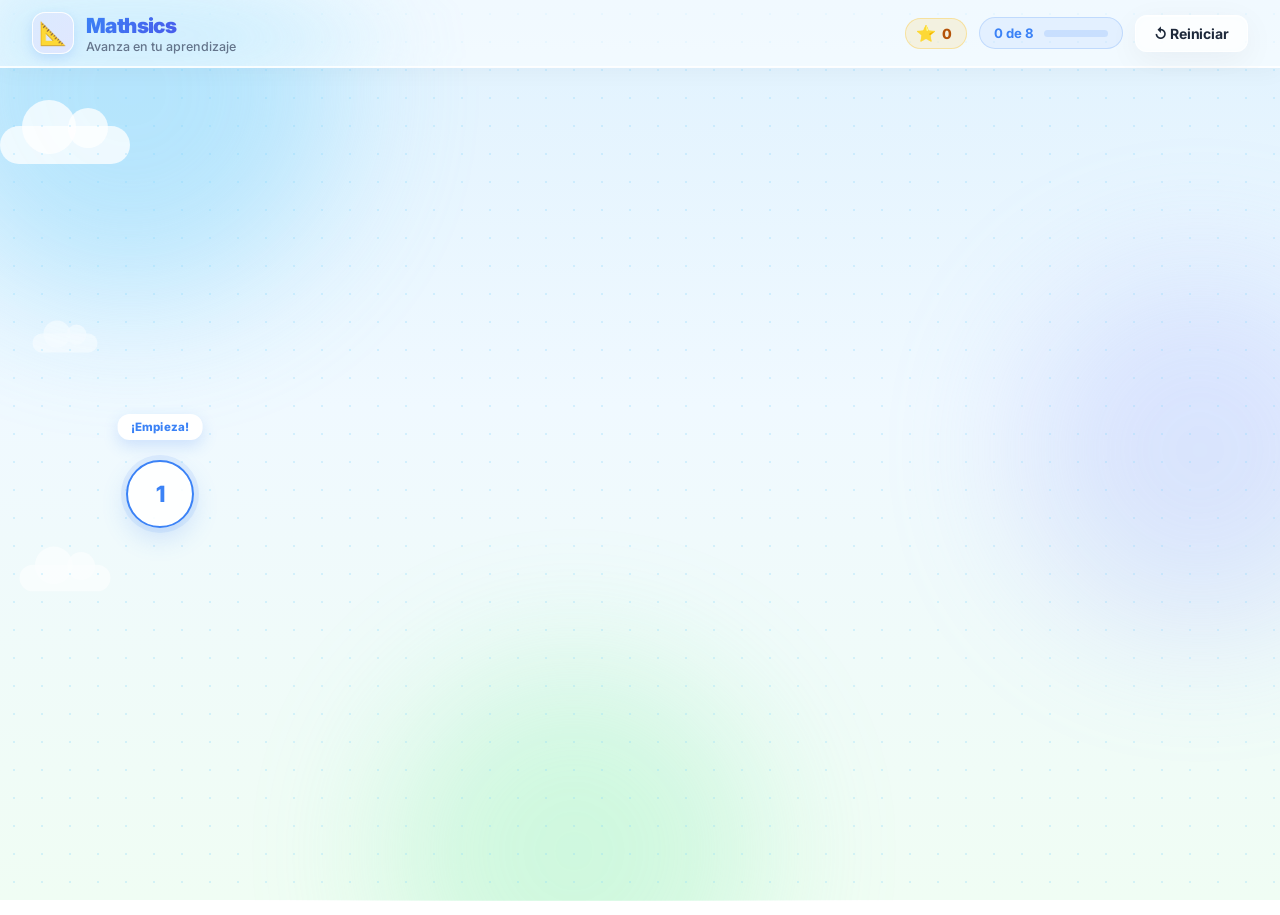
<file: index.html>
<!DOCTYPE html>
<html lang="es">
<head>
    <meta charset="UTF-8">
    <meta name="viewport" content="width=device-width, initial-scale=1.0">
    <title>Mathsics — Progreso</title>
    <link rel="preconnect" href="https://fonts.googleapis.com">
    <link href="https://fonts.googleapis.com/css2?family=Inter:wght@400;500;600;700;800;900&display=swap" rel="stylesheet">
    <link rel="stylesheet" href="style.css">
</head>
<body>
    <!-- Ambiente: orbes de color, nubes y patrón de puntos -->
    <div class="bg-ambient" aria-hidden="true">
        <span class="orb orb-sky"></span>
        <span class="orb orb-indigo"></span>
        <span class="orb orb-emerald"></span>
        <span class="cloud c1"></span>
        <span class="cloud c2"></span>
        <span class="cloud c3"></span>
    </div>
    <div class="bg-pattern" aria-hidden="true"></div>

    <header class="header">
        <div class="logo">
            <span class="logo-icon">📐</span>
            <div class="title-area">
                <h1>Mathsics</h1>
                <p>Avanza en tu aprendizaje</p>
            </div>
        </div>

        <div class="controls">
            <div class="stat-chip" id="stars-chip" title="Estrellas ganadas">
                <span class="stat-chip-icon">⭐</span>
                <span id="total-stars">0</span>
            </div>

            <div class="progress-badge" title="Niveles principales completados">
                <span id="progress-text">0 de 8</span>
                <span class="progress-mini"><span id="progress-mini-fill"></span></span>
            </div>

            <button id="btn-reset" class="secondary-btn">↺ <span class="btn-label">Reiniciar</span></button>
        </div>
    </header>

    <main class="tree-wrapper" id="tree-wrapper">
        <div id="tree-container">
            <svg id="tree-svg"></svg>
            <div id="nodes-container"></div>
        </div>
    </main>

    <!-- Tooltip que sigue al nivel -->
    <div class="node-tooltip" id="node-tooltip" role="tooltip">
        <strong id="tooltip-title"></strong>
        <span id="tooltip-sub"></span>
    </div>

    <script src="fx.js"></script>
    <script src="app.js"></script>
</body>
</html>
</file>
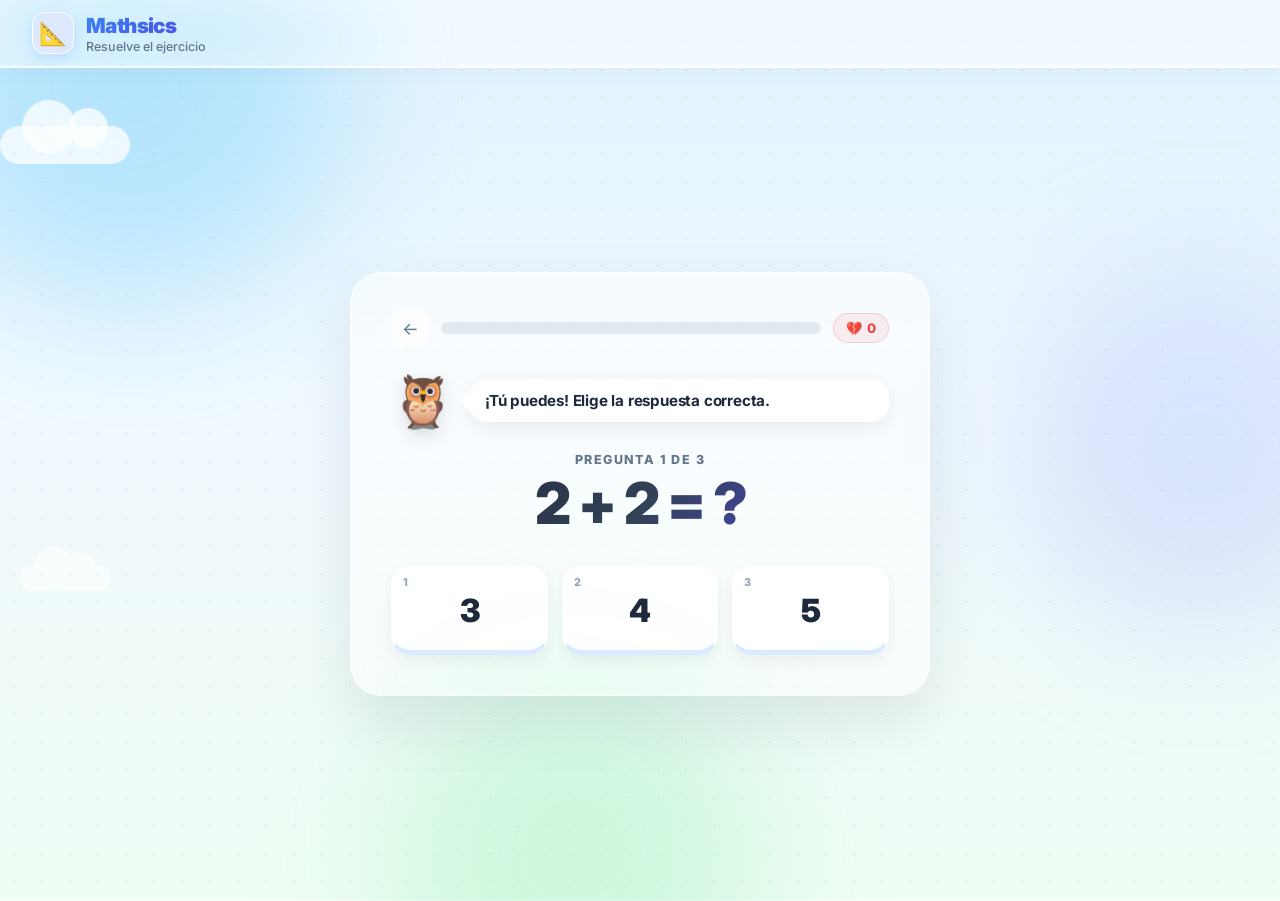
<file: ejercicio.html>
<!DOCTYPE html>
<html lang="es">
<head>
    <meta charset="UTF-8">
    <meta name="viewport" content="width=device-width, initial-scale=1.0">
    <title>Mathsics — Ejercicio</title>
    <link rel="preconnect" href="https://fonts.googleapis.com">
    <link href="https://fonts.googleapis.com/css2?family=Inter:wght@400;500;600;700;800;900&display=swap" rel="stylesheet">
    <link rel="stylesheet" href="style.css">
    <style>
        /* ── Layout ── */
        .exercise-page {
            min-height: calc(100vh - 66px);
            display: flex;
            align-items: center;
            justify-content: center;
            padding: 40px 20px;
            position: relative;
            z-index: 1;
        }

        .exercise-card {
            width: 100%;
            max-width: 580px;
            background: var(--glass-bg);
            backdrop-filter: var(--glass-blur);
            -webkit-backdrop-filter: var(--glass-blur);
            border: var(--glass-border);
            box-shadow: 0 24px 64px rgba(15, 23, 42, 0.09), inset 0 1px 0 rgba(255, 255, 255, 0.8);
            border-radius: 32px;
            padding: 36px 40px 40px;
            text-align: center;
            animation: card-in 0.6s var(--ease-spring) both;
        }
        @keyframes card-in {
            from { opacity: 0; transform: translateY(30px) scale(0.96); }
            to   { opacity: 1; transform: none; }
        }

        /* ── Barra superior ── */
        .quiz-topbar {
            display: flex;
            align-items: center;
            gap: 12px;
            margin-bottom: 28px;
        }

        .back-btn {
            display: grid;
            place-items: center;
            width: 38px;
            height: 38px;
            border-radius: 12px;
            background: rgba(255, 255, 255, 0.6);
            border: 1px solid rgba(255, 255, 255, 0.9);
            color: var(--text-muted);
            font-size: 1.1rem;
            flex-shrink: 0;
            text-decoration: none;
            transition: all 0.2s var(--ease-spring);
        }
        .back-btn:hover { background: white; color: var(--text-main); transform: translateX(-3px); }

        .progress-track {
            flex: 1;
            height: 12px;
            background: rgba(148, 163, 184, 0.22);
            border-radius: 100px;
            overflow: hidden;
        }
        .progress-fill {
            position: relative;
            height: 100%;
            background: linear-gradient(90deg, var(--brand-blue-light), var(--brand-indigo));
            border-radius: 100px;
            transition: width 0.6s var(--ease-spring);
        }
        .progress-fill::after {
            content: '';
            position: absolute;
            top: 2px; left: 8px; right: 8px;
            height: 3px;
            background: rgba(255, 255, 255, 0.45);
            border-radius: 100px;
        }

        .pill {
            display: flex;
            align-items: center;
            gap: 5px;
            padding: 6px 12px;
            border-radius: 100px;
            font-size: 0.82rem;
            font-weight: 800;
            flex-shrink: 0;
        }
        .error-pill  { background: rgba(239, 68, 68, 0.08); border: 1px solid rgba(239, 68, 68, 0.2); color: #ef4444; }
        .streak-pill { background: rgba(249, 115, 22, 0.1); border: 1px solid rgba(249, 115, 22, 0.28); color: var(--theme-orange); display: none; }
        .streak-pill.show { display: flex; animation: pill-pop 0.5s var(--ease-spring); }
        .pill.bump { animation: pill-pop 0.4s var(--ease-spring); }
        @keyframes pill-pop {
            0%   { transform: scale(1); }
            45%  { transform: scale(1.3) rotate(-4deg); }
            100% { transform: scale(1); }
        }

        /* ── Mascota ── */
        .mascot-row {
            display: flex;
            align-items: center;
            gap: 14px;
            margin-bottom: 26px;
            text-align: left;
        }

        .mascot {
            font-size: 3.2rem;
            line-height: 1;
            flex-shrink: 0;
            filter: drop-shadow(0 6px 8px rgba(15, 23, 42, 0.15));
            animation: mascot-idle 3s ease-in-out infinite;
            transform-origin: 50% 90%;
        }
        .mascot.happy { animation: mascot-hop 0.6s var(--ease-spring); }
        .mascot.sad   { animation: mascot-shake 0.5s ease-in-out; }
        @keyframes mascot-idle {
            0%, 100% { transform: translateY(0) rotate(0); }
            50%      { transform: translateY(-4px) rotate(3deg); }
        }
        @keyframes mascot-hop {
            0%   { transform: translateY(0) scale(1, 1); }
            30%  { transform: translateY(-22px) scale(0.92, 1.1); }
            60%  { transform: translateY(0) scale(1.12, 0.88); }
            100% { transform: translateY(0) scale(1, 1); }
        }
        @keyframes mascot-shake {
            0%, 100% { transform: rotate(0); }
            20% { transform: rotate(-14deg); }
            40% { transform: rotate(12deg); }
            60% { transform: rotate(-8deg); }
            80% { transform: rotate(5deg); }
        }

        .speech {
            position: relative;
            flex: 1;
            padding: 12px 16px;
            background: white;
            border-radius: 18px;
            font-size: 0.95rem;
            font-weight: 700;
            color: var(--text-main);
            box-shadow: 0 6px 18px rgba(15, 23, 42, 0.07);
            transition: background 0.3s, color 0.3s;
            letter-spacing: -0.2px;
        }
        .speech::before {
            content: '';
            position: absolute;
            left: -7px;
            top: 50%;
            width: 16px;
            height: 16px;
            background: inherit;
            transform: translateY(-50%) rotate(45deg);
            border-radius: 3px;
        }
        .speech.pop { animation: speech-pop 0.4s var(--ease-spring); }
        .speech.success { background: #ecfdf5; color: #047857; }
        .speech.streak  { background: #eff6ff; color: #1d4ed8; }
        .speech.error   { background: #fef2f2; color: #dc2626; }
        @keyframes speech-pop {
            from { transform: scale(0.85); opacity: 0.4; }
            to   { transform: scale(1); opacity: 1; }
        }

        /* ── Pregunta ── */
        .question-label {
            font-size: 0.78rem;
            font-weight: 800;
            letter-spacing: 1.4px;
            text-transform: uppercase;
            color: var(--text-muted);
            margin-bottom: 8px;
        }

        .question-text {
            font-size: 3.6rem;
            font-weight: 900;
            margin: 0 0 32px;
            letter-spacing: -2px;
            line-height: 1;
            background: linear-gradient(135deg, var(--text-main), #334155 50%, var(--brand-indigo));
            -webkit-background-clip: text;
            background-clip: text;
            -webkit-text-fill-color: transparent;
        }
        .question-text.q-in { animation: q-in 0.5s var(--ease-spring) both; }
        @keyframes q-in {
            from { opacity: 0; transform: translateY(18px) scale(0.92); }
            to   { opacity: 1; transform: none; }
        }

        /* ── Opciones ── */
        .options-grid {
            display: grid;
            grid-template-columns: repeat(3, 1fr);
            gap: 14px;
        }

        .option-btn {
            position: relative;
            padding: 24px 12px 20px;
            background: rgba(255, 255, 255, 0.85);
            border: 2px solid rgba(255, 255, 255, 0.9);
            border-bottom: 5px solid #dbeafe;
            border-radius: 20px;
            font-size: 2rem;
            font-weight: 900;
            font-family: inherit;
            color: var(--text-main);
            letter-spacing: -1px;
            cursor: pointer;
            box-shadow: 0 6px 16px rgba(15, 23, 42, 0.06);
            transition: transform 0.2s var(--ease-spring), border-color 0.2s, background 0.2s, color 0.2s, box-shadow 0.2s;
            animation: opt-in 0.5s var(--ease-spring) backwards;
            animation-delay: calc(var(--i) * 70ms + 120ms);
        }
        @keyframes opt-in {
            from { opacity: 0; transform: translateY(24px) scale(0.85); }
            to   { opacity: 1; transform: none; }
        }

        .option-btn .key-hint {
            position: absolute;
            top: 8px;
            left: 10px;
            font-size: 0.68rem;
            font-weight: 800;
            color: #94a3b8;
            letter-spacing: 0;
        }

        .option-btn:hover:not(:disabled) {
            border-color: var(--brand-blue);
            border-bottom-color: var(--brand-blue);
            background: white;
            color: var(--brand-blue);
            transform: translateY(-5px);
            box-shadow: 0 14px 28px rgba(59, 130, 246, 0.18);
        }
        .option-btn:active:not(:disabled) { transform: translateY(1px); border-bottom-width: 2px; }

        .option-btn.wrong {
            background: #fef2f2;
            border-color: #fca5a5;
            border-bottom-color: #ef4444;
            color: #ef4444;
            animation: shake 0.45s ease-out;
        }
        .option-btn.eliminated { opacity: 0.4; cursor: not-allowed; }

        .option-btn.correct {
            background: #ecfdf5;
            border-color: #6ee7b7;
            border-bottom-color: var(--theme-emerald);
            color: var(--theme-emerald);
            transform: translateY(-4px) scale(1.06);
            box-shadow: 0 14px 30px rgba(16, 185, 129, 0.28);
        }
        .option-btn:disabled:not(.correct):not(.eliminated):not(.wrong) { opacity: 0.55; cursor: default; }

        @keyframes shake {
            0%, 100% { transform: translateX(0); }
            20% { transform: translateX(-10px); }
            40% { transform: translateX(8px); }
            60% { transform: translateX(-6px); }
            80% { transform: translateX(4px); }
        }

        /* ── Resultados ── */
        .results-screen { display: none; }
        .results-screen.show { display: block; }

        .results-emoji {
            display: block;
            font-size: 4.5rem;
            margin-bottom: 12px;
            animation: trophy-in 0.8s var(--ease-spring) both;
        }
        @keyframes trophy-in {
            0%   { transform: scale(0) rotate(-40deg); opacity: 0; }
            100% { transform: scale(1) rotate(0); opacity: 1; }
        }

        .results-title {
            font-size: 1.9rem;
            font-weight: 900;
            margin: 0 0 6px;
            letter-spacing: -1px;
        }
        .results-subtitle {
            color: var(--text-muted);
            font-size: 0.92rem;
            font-weight: 500;
            margin: 0 0 28px;
        }

        .stats-grid {
            display: grid;
            grid-template-columns: repeat(3, 1fr);
            gap: 12px;
            margin-bottom: 28px;
        }
        .stat-box {
            background: rgba(255, 255, 255, 0.8);
            border: 1px solid rgba(255, 255, 255, 0.95);
            padding: 18px 8px;
            border-radius: 20px;
            box-shadow: 0 6px 16px rgba(15, 23, 42, 0.05);
            animation: opt-in 0.5s var(--ease-spring) both;
        }
        .stat-box:nth-child(1) { animation-delay: 0.35s; }
        .stat-box:nth-child(2) { animation-delay: 0.45s; }
        .stat-box:nth-child(3) { animation-delay: 0.55s; }

        .stat-value {
            font-size: 2.1rem;
            font-weight: 900;
            color: var(--brand-blue);
            line-height: 1;
            margin-bottom: 6px;
            letter-spacing: -1px;
            font-variant-numeric: tabular-nums;
        }
        .stat-value.green { color: var(--theme-emerald); }
        .stat-value.red   { color: #ef4444; }
        .stat-label {
            font-size: 0.7rem;
            font-weight: 800;
            color: var(--text-muted);
            text-transform: uppercase;
            letter-spacing: 0.9px;
        }

        .primary-btn {
            width: 100%;
            padding: 17px;
            background: linear-gradient(135deg, var(--brand-blue-light), var(--brand-blue) 55%, var(--brand-indigo));
            color: white;
            font-size: 1.05rem;
            font-weight: 800;
            font-family: inherit;
            letter-spacing: -0.3px;
            border: none;
            border-bottom: 5px solid #1d4ed8;
            border-radius: 16px;
            cursor: pointer;
            box-shadow: 0 12px 28px rgba(59, 130, 246, 0.35);
            transition: transform 0.2s var(--ease-spring), box-shadow 0.2s;
            animation: opt-in 0.5s var(--ease-spring) 0.7s backwards;
        }
        .primary-btn:hover { transform: translateY(-3px); box-shadow: 0 18px 34px rgba(59, 130, 246, 0.42); }
        .primary-btn:active { transform: translateY(2px); border-bottom-width: 2px; }

        @media (max-width: 520px) {
            .exercise-card { padding: 24px 20px 28px; border-radius: 26px; }
            .question-text { font-size: 2.8rem; }
            .option-btn { font-size: 1.6rem; padding: 20px 8px 16px; }
            .options-grid { gap: 10px; }
        }
    </style>
</head>
<body>
    <div class="bg-ambient" aria-hidden="true">
        <span class="orb orb-sky"></span>
        <span class="orb orb-indigo"></span>
        <span class="orb orb-emerald"></span>
        <span class="cloud c1"></span>
        <span class="cloud c2"></span>
    </div>
    <div class="bg-pattern" aria-hidden="true"></div>

    <header class="header">
        <div class="logo">
            <span class="logo-icon">📐</span>
            <div class="title-area">
                <h1>Mathsics</h1>
                <p>Resuelve el ejercicio</p>
            </div>
        </div>
    </header>

    <div class="exercise-page">
        <div class="exercise-card">

            <!-- ── Preguntas ── -->
            <div id="quiz-screen">
                <div class="quiz-topbar">
                    <a href="index.html" class="back-btn" title="Salir">←</a>
                    <div class="progress-track">
                        <div class="progress-fill" id="progress-fill" style="width: 0%"></div>
                    </div>
                    <div class="pill streak-pill" id="streak-pill">🔥 <span id="live-streak">0</span></div>
                    <div class="pill error-pill" id="error-pill">💔 <span id="live-errors">0</span></div>
                </div>

                <div class="mascot-row">
                    <div class="mascot" id="mascot">🦉</div>
                    <div class="speech" id="speech">¡Tú puedes! Elige la respuesta correcta.</div>
                </div>

                <div class="question-label">Pregunta <span id="current-q">1</span> de 3</div>
                <h2 class="question-text" id="question-text">? + ? = ?</h2>

                <div class="options-grid" id="options-container"></div>
            </div>

            <!-- ── Resultados ── -->
            <div id="results-screen" class="results-screen">
                <span class="results-emoji" id="results-emoji">🎉</span>
                <h2 class="results-title">¡Completado!</h2>
                <p class="results-subtitle" id="results-subtitle">Regresa al mapa para ver tu recompensa</p>

                <div class="stats-grid">
                    <div class="stat-box">
                        <div class="stat-value" id="stat-accuracy">0%</div>
                        <div class="stat-label">Precisión</div>
                    </div>
                    <div class="stat-box">
                        <div class="stat-value green" id="stat-correct">0</div>
                        <div class="stat-label">Aciertos</div>
                    </div>
                    <div class="stat-box">
                        <div class="stat-value red" id="stat-errors">0</div>
                        <div class="stat-label">Errores</div>
                    </div>
                </div>

                <button class="primary-btn" id="btn-continue">Ver mi recompensa →</button>
            </div>

        </div>
    </div>

    <script src="fx.js"></script>
    <script>
        const questions = [
            { q: "2 + 2",  options: [3, 4, 5], correct: 4 },
            { q: "4 + 4",  options: [7, 8, 9], correct: 8 },
            { q: "3 × 2",  options: [5, 6, 8], correct: 6 }
        ];

        let currentIndex = 0;
        let errors = 0;
        let correct = 0;
        let currentStreak = 0;
        let waiting = false;

        const urlParams = new URLSearchParams(window.location.search);
        const levelId = urlParams.get('levelId') || 1;

        const elQuestionText = document.getElementById('question-text');
        const elCurrentQ     = document.getElementById('current-q');
        const elOptions      = document.getElementById('options-container');
        const elLiveErrors   = document.getElementById('live-errors');
        const elErrorPill    = document.getElementById('error-pill');
        const elStreakPill   = document.getElementById('streak-pill');
        const elLiveStreak   = document.getElementById('live-streak');
        const elProgressFill = document.getElementById('progress-fill');
        const elMascot       = document.getElementById('mascot');
        const elSpeech       = document.getElementById('speech');

        function say(text, cls) {
            elSpeech.textContent = text;
            elSpeech.className = 'speech ' + (cls || '');
            void elSpeech.offsetWidth;
            elSpeech.classList.add('pop');
        }

        function mascotReact(cls) {
            elMascot.classList.remove('happy', 'sad');
            void elMascot.offsetWidth;
            elMascot.classList.add(cls);
            setTimeout(() => elMascot.classList.remove(cls), 700);
        }

        function bump(el) {
            el.classList.remove('bump');
            void el.offsetWidth;
            el.classList.add('bump');
        }

        function loadQuestion() {
            waiting = false;
            elProgressFill.style.width = `${(currentIndex / questions.length) * 100}%`;

            const q = questions[currentIndex];
            elCurrentQ.textContent = currentIndex + 1;

            elQuestionText.textContent = `${q.q} = ?`;
            elQuestionText.classList.remove('q-in');
            void elQuestionText.offsetWidth;
            elQuestionText.classList.add('q-in');

            elOptions.innerHTML = '';
            q.options.forEach((opt, i) => {
                const btn = document.createElement('button');
                btn.className = 'option-btn';
                btn.style.setProperty('--i', i);
                btn.innerHTML = `<span class="key-hint">${i + 1}</span>${opt}`;
                btn.onclick = () => handleAnswer(opt, btn);
                elOptions.appendChild(btn);
            });
        }

        function handleAnswer(answer, btn) {
            if (waiting || btn.disabled) return;

            const q = questions[currentIndex];

            if (answer === q.correct) {
                waiting = true;
                correct++;
                currentStreak++;
                btn.classList.add('correct');
                elOptions.querySelectorAll('.option-btn').forEach(b => { b.disabled = true; });

                const r = btn.getBoundingClientRect();
                burstConfetti(r.left + r.width / 2, r.top + r.height / 2, currentStreak >= 2 ? 34 : 20);
                mascotReact('happy');

                if (currentStreak === 2) {
                    say('¡Vas excelente, sigue así! 🔥', 'streak');
                } else if (currentStreak >= 3) {
                    say(`¡Increíble! Llevas ${currentStreak} aciertos, vas en racha 🚀`, 'streak');
                } else {
                    say(['¡Correcto! 🎉', '¡Muy bien! ⭐', '¡Eso es! 👏'][Math.floor(Math.random() * 3)], 'success');
                }

                if (currentStreak >= 2) {
                    elLiveStreak.textContent = currentStreak;
                    elStreakPill.classList.add('show');
                    bump(elStreakPill);
                }

                setTimeout(() => {
                    currentIndex++;
                    if (currentIndex < questions.length) {
                        loadQuestion();
                    } else {
                        showResults();
                    }
                }, currentStreak >= 2 ? 1700 : 1100);

            } else {
                errors++;
                currentStreak = 0;
                elLiveErrors.textContent = errors;
                bump(elErrorPill);
                elStreakPill.classList.remove('show');

                btn.classList.add('wrong');
                btn.disabled = true;
                setTimeout(() => { btn.classList.remove('wrong'); btn.classList.add('eliminated'); }, 450);

                mascotReact('sad');
                say('¡Uy! Ese no es. Inténtalo de nuevo 💪', 'error');
            }
        }

        function countUp(el, target, suffix, delay) {
            const duration = 900;
            setTimeout(() => {
                const start = performance.now();
                (function frame(now) {
                    const t = Math.min((now - start) / duration, 1);
                    const eased = 1 - Math.pow(1 - t, 3);
                    el.textContent = Math.round(target * eased) + suffix;
                    if (t < 1) requestAnimationFrame(frame);
                })(start);
            }, delay);
        }

        function showResults() {
            elProgressFill.style.width = '100%';

            document.getElementById('quiz-screen').style.display = 'none';
            document.getElementById('results-screen').classList.add('show');

            const totalAttempts = correct + errors;
            const accuracy = Math.round((correct / totalAttempts) * 100);

            countUp(document.getElementById('stat-accuracy'), accuracy, '%', 400);
            countUp(document.getElementById('stat-correct'), correct, '', 500);
            countUp(document.getElementById('stat-errors'), errors, '', 600);

            const emoji = accuracy === 100 ? '🏆' : accuracy >= 66 ? '🎉' : '💪';
            const subtitle = accuracy === 100
                ? '¡Perfecto! Regresa para ver tu recompensa'
                : accuracy >= 66
                    ? '¡Bien hecho! Tu recompensa te espera'
                    : '¡Sigue practicando! Tu recompensa te espera';
            document.getElementById('results-emoji').textContent = emoji;
            document.getElementById('results-subtitle').textContent = subtitle;

            rainConfetti(accuracy === 100 ? 90 : 55);

            // Estrellas: 3 sin errores, 2 con un error, 1 con dos o más
            let stars = 3;
            if (errors === 1) stars = 2;
            if (errors >= 2)  stars = 1;

            document.getElementById('btn-continue').onclick = () => {
                window.location.href = `index.html?completed=${levelId}&stars=${stars}`;
            };
        }

        // Atajos de teclado: 1, 2, 3 eligen opción
        document.addEventListener('keydown', (e) => {
            const idx = parseInt(e.key) - 1;
            const btns = elOptions.querySelectorAll('.option-btn');
            if (idx >= 0 && idx < btns.length) btns[idx].click();
        });

        loadQuestion();
    </script>
</body>
</html>
</file>
<file: style.css>
/* ─────────────────────────────────────────────
   MATHSICS — Estilos globales
   Paleta: Sky/Slate + Blue/Indigo + Emerald/Pink + Glassmorphism
───────────────────────────────────────────── */

:root {
    --bg-main: #f0f9ff;
    --text-main: #1e293b;
    --text-muted: #64748b;
    --border-light: #e2e8f0;

    --brand-blue: #3b82f6;
    --brand-blue-light: #60a5fa;
    --brand-indigo: #4f46e5;

    --theme-emerald: #10b981;
    --theme-pink: #ec4899;
    --theme-orange: #f97316;
    --star: #fbbf24;

    --node-size: 68px;
    --node-extra-size: 50px;

    --glass-bg: rgba(255, 255, 255, 0.55);
    --glass-blur: blur(18px);
    --glass-border: 1px solid rgba(255, 255, 255, 0.8);
    --glass-shadow: 0 8px 32px rgba(15, 23, 42, 0.05), inset 0 1px 0 rgba(255, 255, 255, 0.6);

    --ease-spring: cubic-bezier(0.34, 1.56, 0.64, 1);
}

* { box-sizing: border-box; }

html { scroll-behavior: smooth; }

body {
    margin: 0;
    font-family: 'Inter', -apple-system, BlinkMacSystemFont, 'Segoe UI', sans-serif;
    background: linear-gradient(180deg, #e0f2fe 0%, #f0f9ff 45%, #f0fdf4 100%) fixed;
    color: var(--text-main);
    overflow-x: hidden;
    -webkit-font-smoothing: antialiased;
    animation: page-in 0.45s ease-out both;
}

@keyframes page-in {
    from { opacity: 0; transform: translateY(8px); }
    to   { opacity: 1; transform: none; }
}

/* ─── AMBIENTE DE FONDO ─── */
.bg-ambient {
    position: fixed;
    inset: 0;
    z-index: 0;
    overflow: hidden;
    pointer-events: none;
}

.bg-pattern {
    position: fixed;
    inset: 0;
    pointer-events: none;
    z-index: 0;
    background-image: radial-gradient(circle, rgba(125, 211, 252, 0.7) 1px, transparent 1px);
    background-size: 28px 28px;
    opacity: 0.35;
}

.orb {
    position: absolute;
    border-radius: 50%;
    filter: blur(70px);
    opacity: 0.45;
    animation: orb-drift 18s ease-in-out infinite alternate;
}
.orb-sky     { width: 420px; height: 420px; background: #7dd3fc; top: -120px; left: -80px; }
.orb-indigo  { width: 360px; height: 360px; background: #a5b4fc; top: 30%; right: -100px; animation-delay: -6s; opacity: 0.3; }
.orb-emerald { width: 380px; height: 380px; background: #86efac; bottom: -140px; left: 30%; animation-delay: -11s; opacity: 0.3; }

@keyframes orb-drift {
    from { transform: translate(0, 0) scale(1); }
    to   { transform: translate(60px, 40px) scale(1.12); }
}

.cloud {
    position: absolute;
    width: 130px;
    height: 38px;
    background: rgba(255, 255, 255, 0.75);
    border-radius: 100px;
    animation: cloud-drift linear infinite;
}
.cloud::before,
.cloud::after {
    content: '';
    position: absolute;
    background: inherit;
    border-radius: 50%;
}
.cloud::before { width: 54px; height: 54px; top: -26px; left: 22px; }
.cloud::after  { width: 40px; height: 40px; top: -18px; left: 68px; }

.cloud.c1 { top: 14%; animation-duration: 90s; animation-delay: -20s; }
.cloud.c2 { top: 62%; transform-origin: center; scale: 0.7; animation-duration: 120s; animation-delay: -70s; opacity: 0.7; }
.cloud.c3 { top: 36%; scale: 0.5; animation-duration: 150s; animation-delay: -40s; opacity: 0.6; }

@keyframes cloud-drift {
    from { translate: -200px 0; }
    to   { translate: calc(100vw + 200px) 0; }
}

/* ─── HEADER ─── */
.header {
    position: sticky;
    top: 0;
    z-index: 100;
    display: flex;
    justify-content: space-between;
    align-items: center;
    gap: 16px;
    padding: 12px 32px;
    background: var(--glass-bg);
    backdrop-filter: var(--glass-blur);
    -webkit-backdrop-filter: var(--glass-blur);
    border-bottom: var(--glass-border);
    box-shadow: 0 1px 0 rgba(255, 255, 255, 0.9), 0 4px 24px rgba(15, 23, 42, 0.04);
}

.logo { display: flex; align-items: center; gap: 12px; }

.logo-icon {
    display: grid;
    place-items: center;
    width: 42px;
    height: 42px;
    font-size: 1.4rem;
    line-height: 1;
    background: linear-gradient(135deg, #dbeafe, #e0e7ff);
    border: 1px solid rgba(255, 255, 255, 0.9);
    border-radius: 13px;
    box-shadow: 0 4px 12px rgba(59, 130, 246, 0.18);
    transition: transform 0.4s var(--ease-spring);
}
.logo:hover .logo-icon { transform: rotate(-12deg) scale(1.08); }

.title-area h1 {
    margin: 0;
    font-size: 1.3rem;
    font-weight: 900;
    letter-spacing: -0.6px;
    background: linear-gradient(135deg, var(--brand-blue), var(--brand-indigo));
    -webkit-background-clip: text;
    background-clip: text;
    -webkit-text-fill-color: transparent;
}

.title-area p {
    margin: 1px 0 0;
    color: var(--text-muted);
    font-size: 0.78rem;
    font-weight: 500;
}

.controls { display: flex; align-items: center; gap: 12px; }

.stat-chip {
    display: flex;
    align-items: center;
    gap: 6px;
    padding: 6px 14px 6px 10px;
    background: rgba(251, 191, 36, 0.14);
    border: 1px solid rgba(251, 191, 36, 0.35);
    border-radius: 100px;
    font-size: 0.88rem;
    font-weight: 800;
    color: #b45309;
}
.stat-chip-icon { font-size: 1rem; line-height: 1; }
.stat-chip.bump { animation: chip-bump 0.5s var(--ease-spring); }

@keyframes chip-bump {
    0%   { transform: scale(1); }
    40%  { transform: scale(1.25) rotate(-4deg); }
    100% { transform: scale(1); }
}

.progress-badge {
    display: flex;
    align-items: center;
    gap: 10px;
    padding: 7px 14px;
    background: rgba(59, 130, 246, 0.08);
    border: 1px solid rgba(59, 130, 246, 0.2);
    border-radius: 100px;
    font-size: 0.82rem;
    font-weight: 700;
    color: var(--brand-blue);
    white-space: nowrap;
}

.progress-mini {
    width: 64px;
    height: 7px;
    background: rgba(59, 130, 246, 0.15);
    border-radius: 100px;
    overflow: hidden;
}
.progress-mini span {
    display: block;
    height: 100%;
    width: 0%;
    background: linear-gradient(90deg, var(--brand-blue-light), var(--brand-indigo));
    border-radius: 100px;
    transition: width 0.8s var(--ease-spring);
}

button {
    padding: 9px 18px;
    border: none;
    border-radius: 12px;
    font-weight: 700;
    font-family: inherit;
    cursor: pointer;
    transition: all 0.2s ease;
    font-size: 0.875rem;
    letter-spacing: -0.1px;
}
button:active { transform: scale(0.95); }

.secondary-btn {
    background: var(--glass-bg);
    backdrop-filter: blur(8px);
    -webkit-backdrop-filter: blur(8px);
    color: var(--text-main);
    border: var(--glass-border);
    box-shadow: var(--glass-shadow);
}
.secondary-btn:hover {
    background: rgba(255, 255, 255, 0.9);
    box-shadow: 0 6px 16px rgba(15, 23, 42, 0.08);
    transform: translateY(-1px);
}

/* ─── TOOLTIP ─── */
.node-tooltip {
    position: fixed;
    z-index: 200;
    display: flex;
    flex-direction: column;
    gap: 2px;
    align-items: center;
    padding: 9px 16px;
    background: rgba(15, 23, 42, 0.88);
    backdrop-filter: blur(8px);
    -webkit-backdrop-filter: blur(8px);
    color: white;
    border-radius: 14px;
    text-align: center;
    pointer-events: none;
    white-space: nowrap;
    opacity: 0;
    transform: translate(-50%, -6px) scale(0.95);
    transition: opacity 0.18s, transform 0.18s var(--ease-spring);
    box-shadow: 0 10px 30px rgba(15, 23, 42, 0.25);
}
.node-tooltip::before {
    content: '';
    position: absolute;
    top: -5px;
    left: 50%;
    width: 10px;
    height: 10px;
    background: inherit;
    transform: translateX(-50%) rotate(45deg);
    border-radius: 2px;
}
.node-tooltip.visible { opacity: 1; transform: translate(-50%, 0) scale(1); }
.node-tooltip strong { font-size: 0.85rem; font-weight: 800; }
.node-tooltip span   { font-size: 0.74rem; font-weight: 500; color: #cbd5e1; }

/* ─── ÁRBOL ─── */
.tree-wrapper {
    position: relative;
    z-index: 1;
    width: 100%;
    overflow-x: auto;
    padding: 80px 60px;
    min-height: calc(100vh - 66px);
    display: flex;
    align-items: center;
    scrollbar-width: none;
}
.tree-wrapper::-webkit-scrollbar { display: none; }

#tree-container {
    position: relative;
    height: 420px;
    flex-shrink: 0;
}

#tree-svg {
    position: absolute;
    top: 0; left: 0;
    width: 100%; height: 100%;
    z-index: 1;
    overflow: visible;
}

.branch-line {
    fill: none;
    stroke-linecap: round;
    stroke-linejoin: round;
}
.branch-line.active    { stroke: #93c5fd; }
.branch-line.completed { stroke: var(--brand-blue); filter: drop-shadow(0 4px 6px rgba(59, 130, 246, 0.25)); }
.branch-line.to-extra.active    { stroke: #6ee7b7; }
.branch-line.to-extra.completed { stroke: var(--theme-emerald); filter: drop-shadow(0 4px 6px rgba(16, 185, 129, 0.25)); }

/* Hojas decorativas con vaivén */
.leaf {
    transform-origin: 0 0;
    animation:
        leaf-grow 0.7s var(--ease-spring) both,
        leaf-sway 4.5s ease-in-out 0.7s infinite alternate;
}
@keyframes leaf-grow {
    from { scale: 0; }
    to   { scale: var(--s, 1); }
}
@keyframes leaf-sway {
    from { rotate: -7deg; }
    to   { rotate: 7deg; }
}

/* ─── NODOS ─── */
#nodes-container {
    position: absolute;
    top: 0; left: 0;
    width: 100%; height: 100%;
    z-index: 2;
}

.node {
    position: absolute;
    transform: translate(-50%, -50%);
    border-radius: 50%;
    display: flex;
    justify-content: center;
    align-items: center;
    font-weight: 800;
    font-size: 1.2rem;
    font-family: inherit;
    cursor: pointer;
    user-select: none;
    transition: scale 0.45s var(--ease-spring), opacity 0.3s ease, box-shadow 0.25s;

    background: var(--glass-bg);
    backdrop-filter: var(--glass-blur);
    -webkit-backdrop-filter: var(--glass-blur);
    border: var(--glass-border);
    box-shadow: var(--glass-shadow);
}

.node:hover { scale: 1.1; }
.node:active { scale: 0.94; }

/* Estado inicial de aparición (pop-in) */
.node.is-hidden { scale: 0; opacity: 0; pointer-events: none; }

.node.main  { width: var(--node-size); height: var(--node-size); }
.node.extra { width: var(--node-extra-size); height: var(--node-extra-size); font-size: 1rem; }

/* Nivel bloqueado tocado */
.node.nope { animation: nope 0.45s ease-in-out; }
@keyframes nope {
    0%, 100% { rotate: 0deg; }
    20% { rotate: -9deg; }
    40% { rotate: 8deg; }
    60% { rotate: -5deg; }
    80% { rotate: 3deg; }
}

/* ─── Manzanas (retos) ─── */
.node.challenge-fruit {
    background: transparent !important;
    border: none !important;
    box-shadow: none !important;
    backdrop-filter: none !important;
    -webkit-backdrop-filter: none !important;
    transform-origin: 50% 8%;
}
.node.challenge-fruit.locked .node-icon { filter: grayscale(1) opacity(0.4); }
.node.challenge-fruit.current {
    animation: fruit-swing 3s ease-in-out infinite alternate;
}
.node.challenge-fruit.current .node-icon {
    filter: drop-shadow(0 6px 10px rgba(236, 72, 153, 0.4));
}
.node.challenge-fruit.completed .node-icon {
    filter: drop-shadow(0 4px 8px rgba(236, 72, 153, 0.3));
}
@keyframes fruit-swing {
    from { rotate: -6deg; }
    to   { rotate: 6deg; }
}

/* ─── ESTADOS ─── */

/* Completado: color sólido con brillo */
.node.main.completed {
    background: linear-gradient(145deg, var(--brand-blue-light), var(--brand-blue) 60%, #2563eb);
    border-color: rgba(255, 255, 255, 0.5);
    color: white;
    backdrop-filter: none;
    -webkit-backdrop-filter: none;
    box-shadow: 0 8px 24px rgba(59, 130, 246, 0.35), inset 0 -4px 8px rgba(30, 64, 175, 0.25), inset 0 1px 0 rgba(255, 255, 255, 0.4);
}
.node.main.completed::before {
    content: '';
    position: absolute;
    top: 6%; left: 15%;
    width: 60%; height: 36%;
    border-radius: 50%;
    background: linear-gradient(rgba(255, 255, 255, 0.5), rgba(255, 255, 255, 0));
    pointer-events: none;
}

.node.extra.theme-emerald.completed {
    background: linear-gradient(145deg, #34d399, var(--theme-emerald) 60%, #059669);
    border-color: rgba(255, 255, 255, 0.5);
    color: white;
    backdrop-filter: none;
    -webkit-backdrop-filter: none;
    box-shadow: 0 6px 20px rgba(16, 185, 129, 0.35), inset 0 -3px 6px rgba(4, 120, 87, 0.25), inset 0 1px 0 rgba(255, 255, 255, 0.4);
}

/* Actual: invita a jugar */
.node.current:not(.challenge-fruit) {
    background: rgba(255, 255, 255, 0.88);
    border: 2.5px solid var(--brand-blue);
    color: var(--brand-blue);
    box-shadow: 0 0 0 5px rgba(59, 130, 246, 0.1), 0 10px 26px rgba(59, 130, 246, 0.2), inset 0 1px 0 rgba(255, 255, 255, 0.9);
    animation: node-float 3.6s ease-in-out infinite;
}
.node.extra.theme-emerald.current {
    border-color: var(--theme-emerald);
    color: var(--theme-emerald);
    box-shadow: 0 0 0 5px rgba(16, 185, 129, 0.1), 0 10px 26px rgba(16, 185, 129, 0.2), inset 0 1px 0 rgba(255, 255, 255, 0.9);
}

/* Anillo que se expande */
.node.current:not(.challenge-fruit)::after {
    content: '';
    position: absolute;
    inset: -6px;
    border-radius: 50%;
    border: 3px solid var(--brand-blue);
    opacity: 0;
    pointer-events: none;
    animation: ring-ping 2.2s ease-out infinite;
}
.node.extra.theme-emerald.current::after { border-color: var(--theme-emerald); }

/* Burbuja "¡Empieza!" */
.node.main.current::before {
    content: '¡Empieza!';
    position: absolute;
    top: -48px;
    left: 50%;
    translate: -50% 0;
    padding: 6px 13px;
    background: white;
    color: var(--brand-blue);
    font-size: 0.72rem;
    font-weight: 800;
    letter-spacing: 0.2px;
    white-space: nowrap;
    border-radius: 12px;
    box-shadow: 0 6px 16px rgba(59, 130, 246, 0.2);
    pointer-events: none;
    animation: bubble-bob 1.6s ease-in-out infinite;
}

.node.spin-reward::before,
.node.spin-reward::after { display: none; }

/* Bloqueado */
.node.locked:not(.challenge-fruit) {
    color: #94a3b8;
    opacity: 0.75;
}

/* ─── Contenido del nodo ─── */
.node-content {
    display: flex;
    justify-content: center;
    align-items: center;
    width: 100%;
    height: 100%;
    position: relative;
    z-index: 2;
}

.node-icon { font-size: 1.4rem; display: block; line-height: 1; }
.node.extra .node-icon { font-size: 1.15rem; }

.icon-default { display: block; }
.icon-hover   { display: none; font-size: 1.5rem; }

.node.completed:hover .icon-default { display: none; }
.node.completed:hover .icon-hover   { display: block; animation: spin-once 0.5s var(--ease-spring); }

@keyframes spin-once {
    from { transform: rotate(-200deg) scale(0.4); }
    to   { transform: none; }
}

/* ─── Decoraciones: halos y estrellas ─── */
.node-decorations {
    position: absolute;
    top: 0; left: 0; width: 100%; height: 100%;
    pointer-events: none;
    z-index: 3;
    overflow: visible;
}

.lines-view {
    position: absolute;
    top: -18px; left: -18px;
    width: 104px; height: 104px;
    fill: none;
    stroke: rgba(148, 163, 184, 0.45);
    stroke-width: 4;
    stroke-linecap: round;
    transition: opacity 0.3s ease;
}
.node.extra .lines-view { top: -26px; left: -26px; }
.star-line.earned { stroke: var(--star); filter: drop-shadow(0 0 3px rgba(251, 191, 36, 0.6)); }

.stars-view {
    position: absolute;
    top: -36px;
    left: 50%;
    transform: translateX(-50%) scale(0.7);
    display: flex;
    justify-content: center;
    gap: 3px;
    opacity: 0;
    transition: all 0.35s var(--ease-spring);
}

.star-icon {
    width: 21px; height: 21px;
    fill: rgba(15, 23, 42, 0.1);
    stroke: var(--star);
    stroke-width: 1.5;
    stroke-linejoin: round;
}
.star-icon.earned { fill: var(--star); filter: drop-shadow(0 2px 3px rgba(251, 191, 36, 0.5)); }

/* Hover: muestra estrellas */
.node.completed:not(.animating-stars):hover .lines-view { opacity: 0; }
.node.completed:not(.animating-stars):hover .stars-view {
    opacity: 1;
    transform: translateX(-50%) scale(1);
}

/* Durante la animación de recompensa */
.node.animating-stars .lines-view { opacity: 0; }
.node.animating-stars .stars-view { opacity: 1; transform: translateX(-50%) scale(1.15); }
.node.animating-stars .star-icon.earned { fill: rgba(15, 23, 42, 0.1); filter: none; }
.node.animating-stars .star-icon.earned.animate-fill {
    animation: star-pop 0.6s var(--ease-spring) forwards;
}

/* ─── ANIMACIONES ─── */
@keyframes node-float {
    0%, 100% { translate: 0 0; }
    50%      { translate: 0 -6px; }
}

@keyframes ring-ping {
    0%   { transform: scale(0.92); opacity: 0.55; }
    100% { transform: scale(1.45); opacity: 0; }
}

@keyframes bubble-bob {
    0%, 100% { translate: -50% 0; }
    50%      { translate: -50% -5px; }
}

@keyframes star-pop {
    0%   { transform: scale(0.4) rotate(-30deg); fill: rgba(15, 23, 42, 0.1); opacity: 0.4; }
    55%  { transform: scale(1.8) rotate(10deg);  fill: var(--star); filter: drop-shadow(0 0 8px rgba(251, 191, 36, 0.95)); }
    100% { transform: scale(1) rotate(0);        fill: var(--star); filter: drop-shadow(0 2px 3px rgba(251, 191, 36, 0.5)); }
}

/* Giro de recompensa 3D */
.spin-reward {
    animation: spin-reward-anim 0.6s ease-in-out forwards !important;
    z-index: 10 !important;
}
@keyframes spin-reward-anim {
    0%   { transform: translate(-50%, -50%) perspective(500px) rotateY(0deg); }
    50%  { transform: translate(-50%, -50%) perspective(500px) rotateY(180deg) scale(1.25); box-shadow: 0 0 40px rgba(59, 130, 246, 0.5); }
    100% { transform: translate(-50%, -50%) perspective(500px) rotateY(360deg); }
}

/* ─── CONFETI ─── */
#fx-layer {
    position: fixed;
    inset: 0;
    pointer-events: none;
    z-index: 999;
    overflow: hidden;
}
.confetti-piece {
    position: fixed;
    pointer-events: none;
    animation: confetti-fly var(--dur, 1.2s) cubic-bezier(0.2, 0.7, 0.3, 1) forwards;
}
.confetti-piece.fall {
    animation: confetti-fall var(--dur, 3s) linear both;
}
@keyframes confetti-fly {
    0%   { transform: translate(0, 0) rotate(0) scale(1); opacity: 1; }
    70%  { opacity: 1; }
    100% { transform: translate(var(--dx), calc(var(--dy) + 150px)) rotate(var(--rot)) scale(0.6); opacity: 0; }
}
@keyframes confetti-fall {
    0%   { transform: translate(0, 0) rotate(0); opacity: 1; }
    85%  { opacity: 1; }
    100% { transform: translate(var(--sway), 105vh) rotate(var(--rot)); opacity: 0; }
}

/* ─── RESPONSIVE ─── */
@media (max-width: 720px) {
    .header { padding: 10px 16px; }
    .title-area p, .btn-label, .progress-mini { display: none; }
    .tree-wrapper { padding: 70px 24px; }
    :root { --node-size: 60px; --node-extra-size: 44px; }
}

/* ─── ACCESIBILIDAD: menos movimiento ─── */
@media (prefers-reduced-motion: reduce) {
    *, *::before, *::after {
        animation-duration: 0.01ms !important;
        animation-iteration-count: 1 !important;
        transition-duration: 0.01ms !important;
    }
}
</file>
